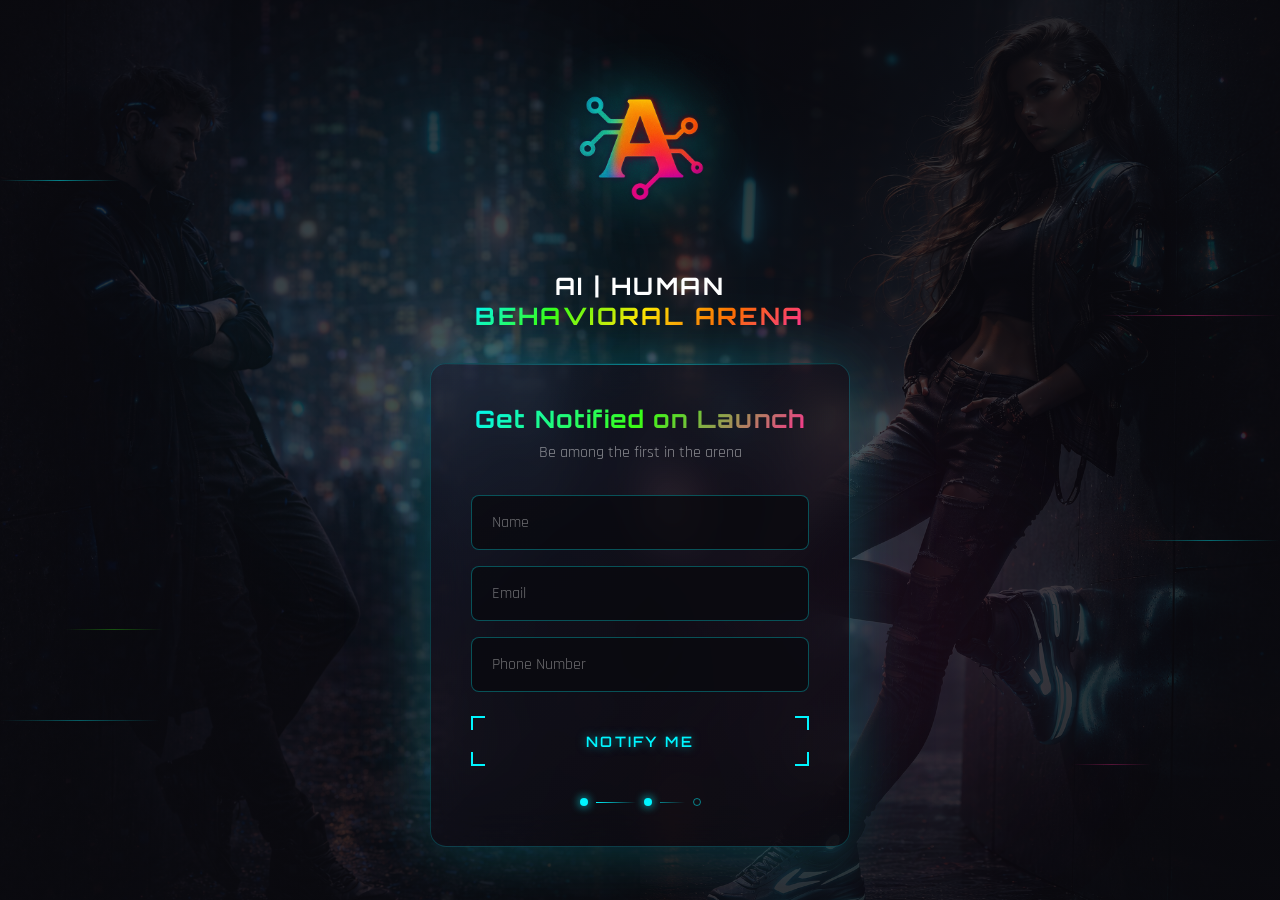
<file: index.html>
<!DOCTYPE html>
<html lang="en">
<head>
  <meta charset="UTF-8" />
  <meta name="viewport" content="width=device-width, initial-scale=1.0" />
  <title>AIORI | AI vs Human Behavioral Arena</title>
  <link rel="icon" href="Resources/aiori-logo-v2.png" type="image/png">
  <link rel="preconnect" href="https://fonts.googleapis.com">
  <link rel="preconnect" href="https://fonts.gstatic.com" crossorigin>
  <link href="https://fonts.googleapis.com/css2?family=Orbitron:wght@400;500;600;700;800;900&family=Rajdhani:wght@300;400;500;600;700&display=swap" rel="stylesheet">
  <link rel="stylesheet" href="styles.css">
</head>
<body>
  <!-- Background images -->
  <div class="bg-left"></div>
  <div class="bg-right"></div>
  <div class="bg-overlay"></div>

  <!-- Ambient glow effects -->
  <div class="glow glow-cyan"></div>
  <div class="glow glow-pink"></div>

  <!-- Circuit decoration lines -->
  <div class="circuit-line line-1"></div>
  <div class="circuit-line line-2"></div>
  <div class="circuit-line line-3"></div>
  <div class="circuit-line line-4"></div>
  <div class="circuit-line line-5"></div>
  <div class="circuit-line line-6"></div>

  <!-- Main content -->
  <div class="container">
    <!-- Logo -->
    <div class="logo-wrapper">
      <img src="Resources/aiori-logo-v2.png" alt="AIORI Logo" class="logo">
    </div>

    <!-- Subheader -->
    <h1 class="subheader">AI | HUMAN <span>BEHAVIORAL ARENA</span></h1>

    <!-- Form container -->
    <div id="form-container" class="form-card">
      <h2>Get Notified on Launch</h2>
      <p class="subtitle">Be among the first in the arena</p>

      <form id="notify-form">
        <div class="input-group">
          <input type="text" name="name" placeholder="Name" required class="input-neon">
          <div class="input-glow"></div>
        </div>
        <div class="input-group">
          <input type="email" name="email" placeholder="Email" required class="input-neon">
          <div class="input-glow"></div>
        </div>
        <div class="input-group">
          <input type="tel" name="phone" placeholder="Phone Number" required class="input-neon">
          <div class="input-glow"></div>
        </div>
        <button type="submit" class="btn-neon">
          <span class="btn-corners"></span>
          Notify Me
        </button>
      </form>

      <!-- Decorative nodes -->
      <div class="node-decoration">
        <span class="node-dot"></span>
        <span class="node-line"></span>
        <span class="node-dot"></span>
        <span class="node-line short"></span>
        <span class="node-ring"></span>
      </div>
    </div>

    <!-- Success message -->
    <div id="success-message" class="form-card hidden">
      <div class="success-icon">
        <svg viewBox="0 0 24 24" fill="none" stroke="currentColor" stroke-width="2">
          <path d="M20 6L9 17l-5-5" stroke-linecap="round" stroke-linejoin="round"/>
        </svg>
      </div>
      <h2>You're on the list!</h2>
      <p class="subtitle">We'll notify you when AIORI launches!</p>

      <!-- Decorative nodes -->
      <div class="node-decoration">
        <span class="node-dot"></span>
        <span class="node-line"></span>
        <span class="node-dot"></span>
        <span class="node-line short"></span>
        <span class="node-ring"></span>
      </div>
    </div>
  </div>

<script>
  document.addEventListener('DOMContentLoaded', () => {
    const formContainer = document.getElementById('form-container');
    const form = document.getElementById('notify-form');
    const successMessage = document.getElementById('success-message');

    form.addEventListener('submit', async e => {
      e.preventDefault();

      const payload = {
        name: form.name.value.trim() || null,
        email: form.email.value.trim(),
        phone: form.phone.value.trim() || null
      };

      try {
        const res = await fetch('https://aiori-api-465948962485.us-central1.run.app/api/aiori/inquiry-request', {
          method: 'POST',
          headers: { 'Content-Type': 'application/json' },
          body: JSON.stringify(payload)
        });

        if (res.status === 201) {
          formContainer.classList.add('hidden');
          successMessage.classList.remove('hidden');
        } else {
          console.error('Server error:', await res.text());
          alert('Oops—something went wrong.');
        }
      } catch (err) {
        console.error('Network error:', err);
        alert('Network error. Please try again.');
      }
    });
  });
</script>
</body>
</html>
</file>
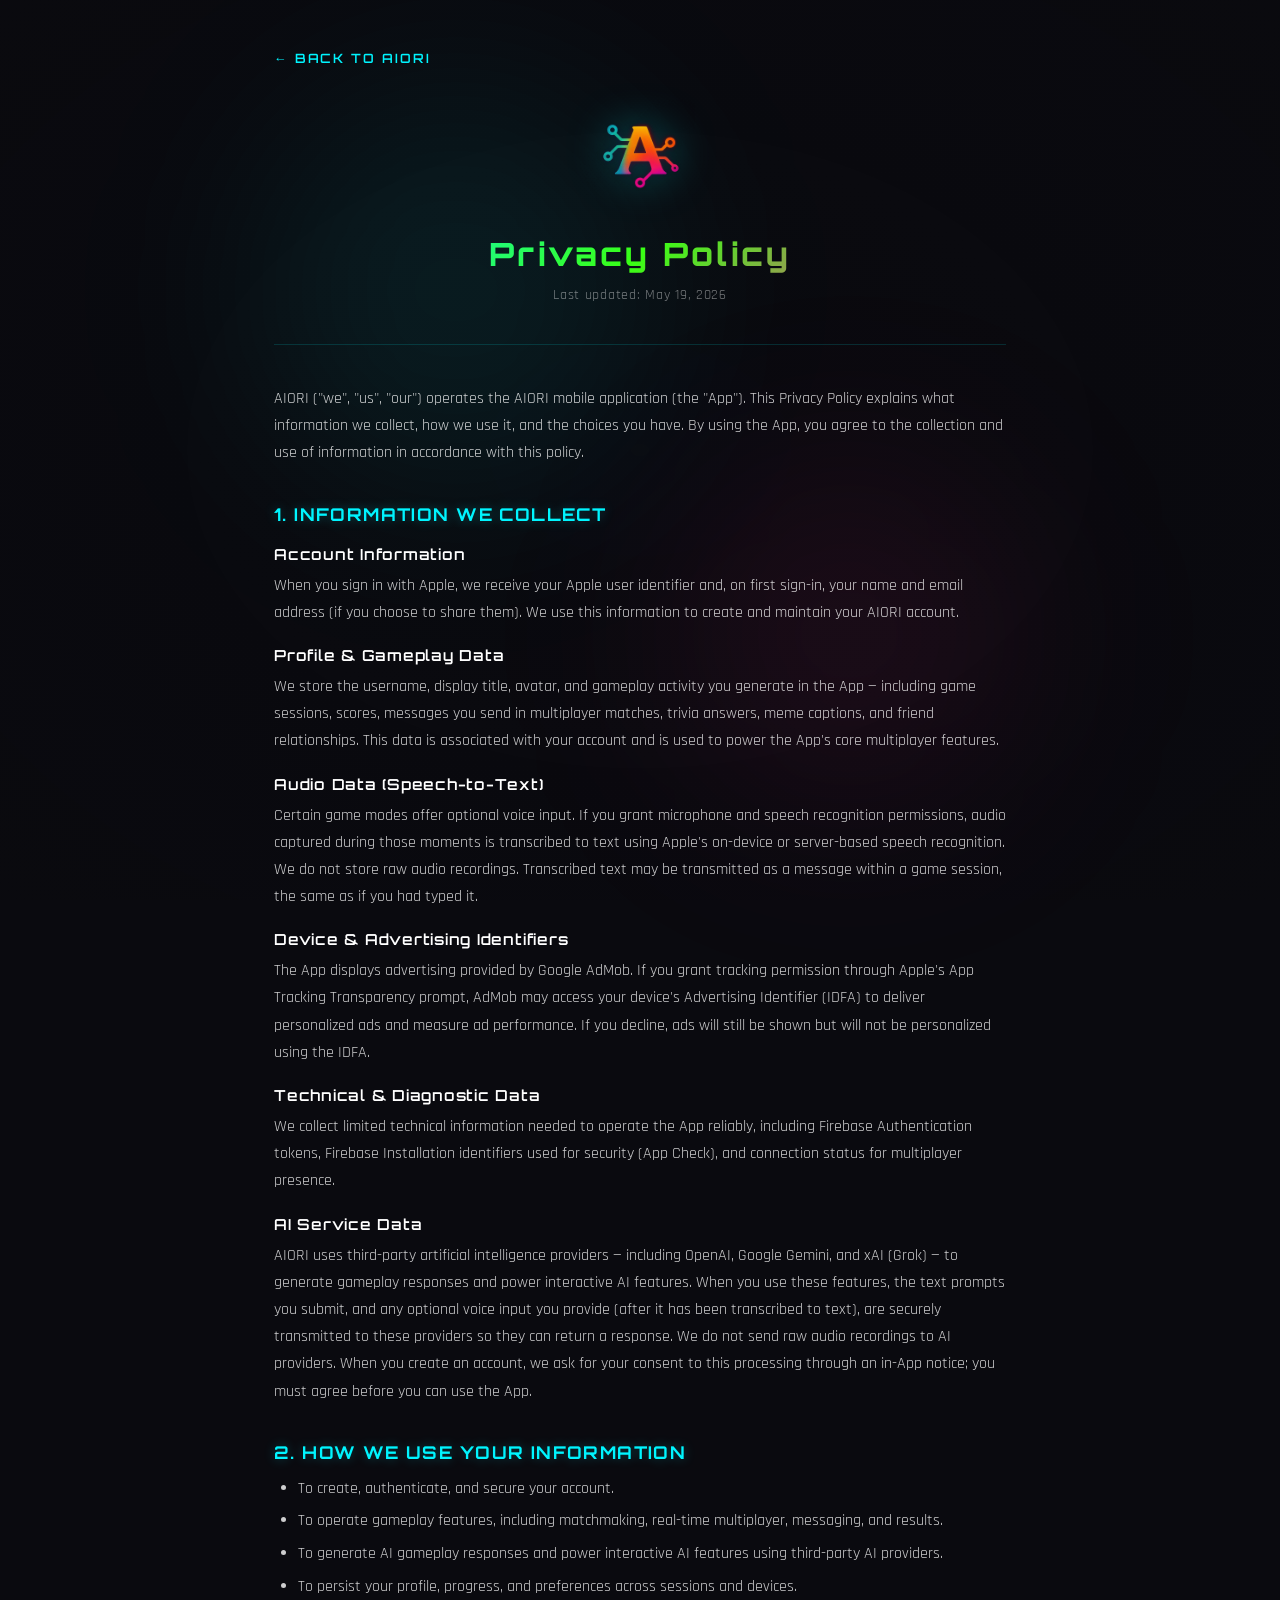
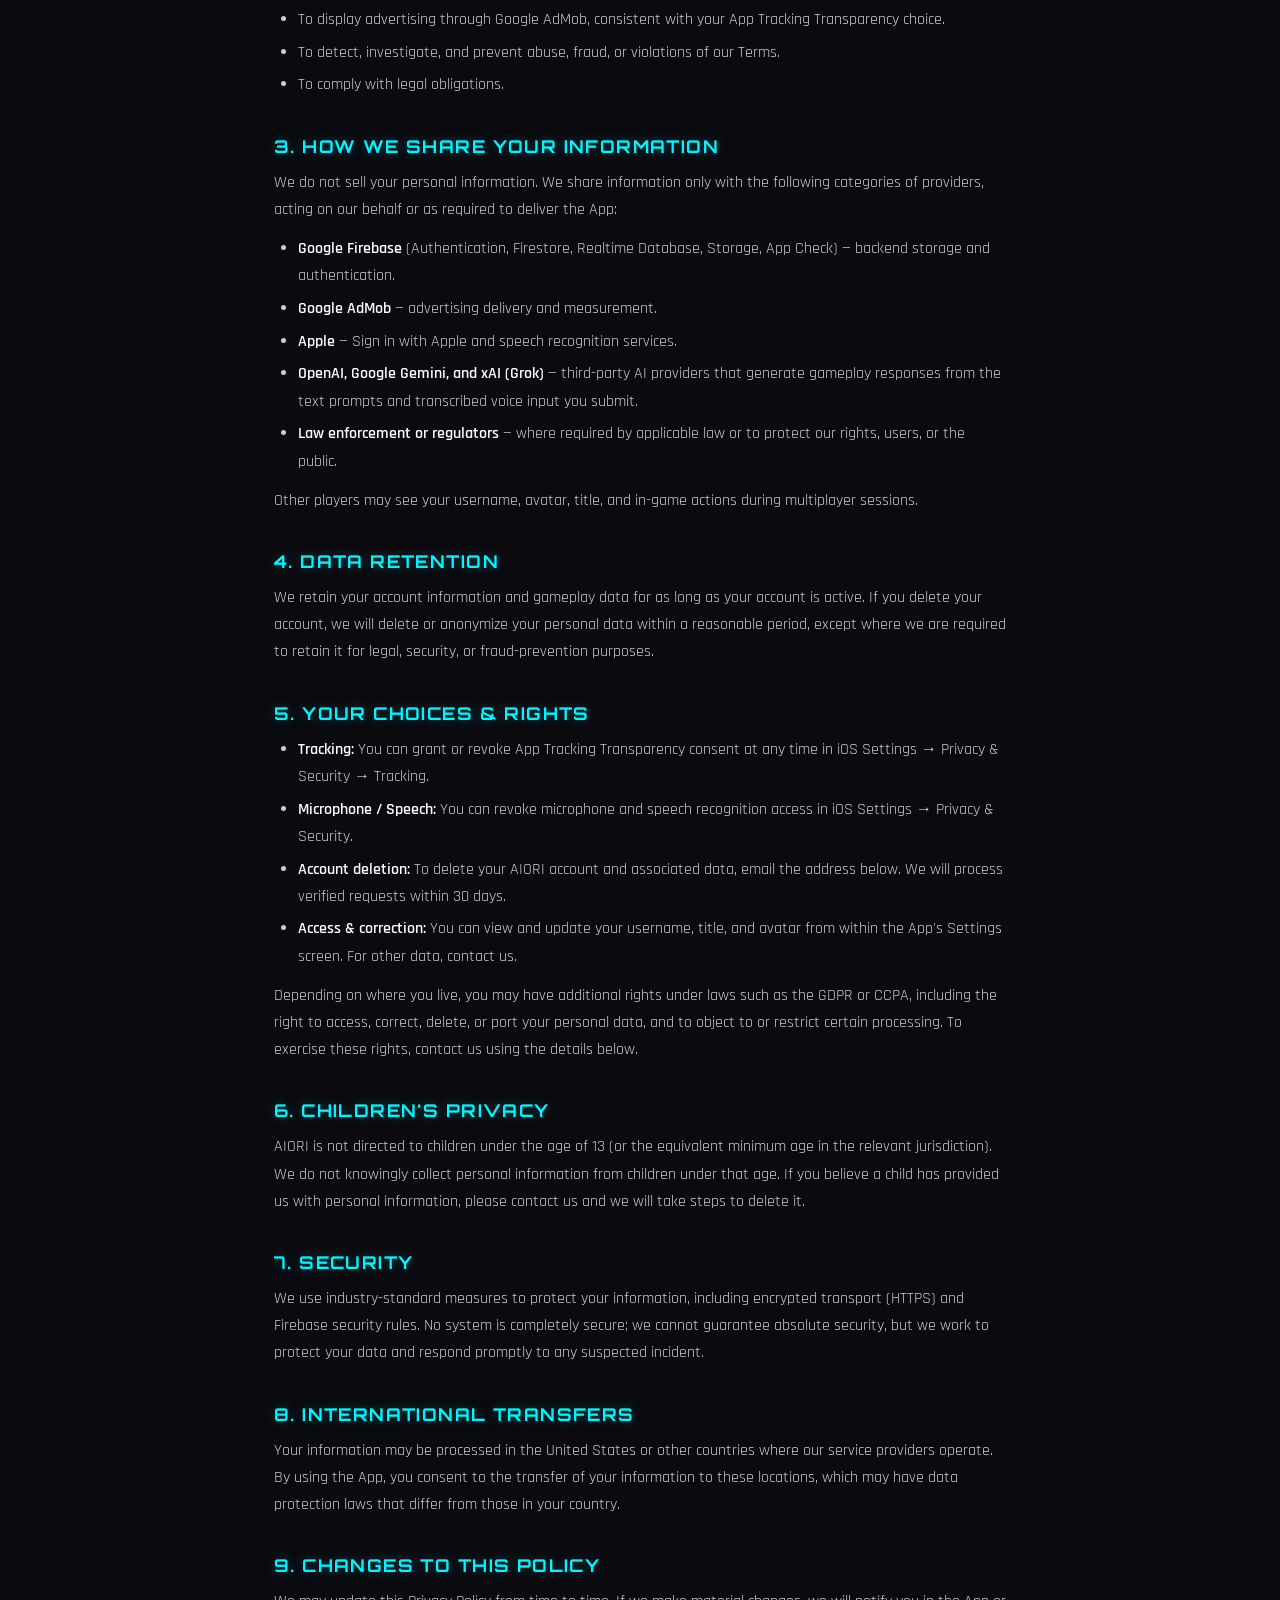
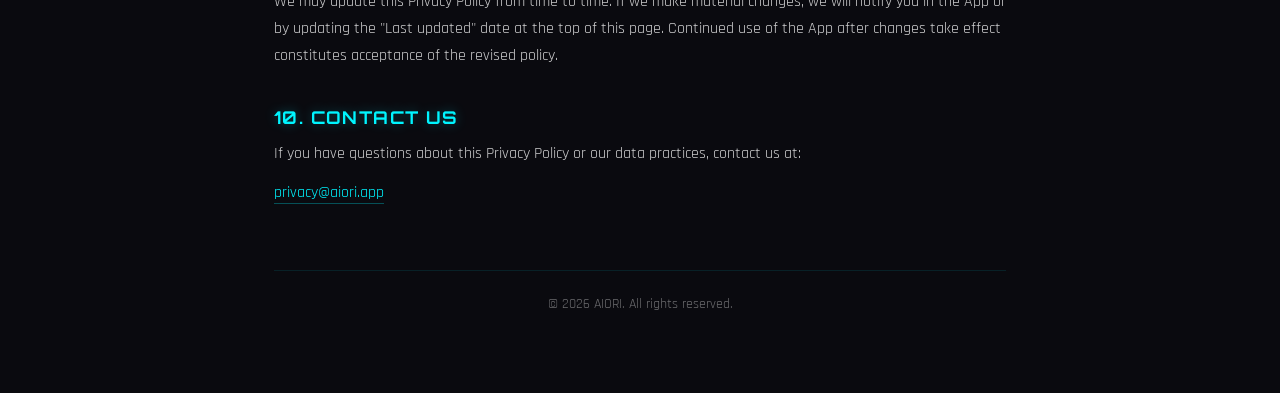
<file: privacy.html>
<!DOCTYPE html>
<html lang="en">
<head>
  <meta charset="UTF-8" />
  <meta name="viewport" content="width=device-width, initial-scale=1.0" />
  <title>AIORI | Privacy Policy</title>
  <link rel="icon" href="Resources/aiori-logo-v2.png" type="image/png">
  <link rel="preconnect" href="https://fonts.googleapis.com">
  <link rel="preconnect" href="https://fonts.gstatic.com" crossorigin>
  <link href="https://fonts.googleapis.com/css2?family=Orbitron:wght@400;500;600;700;800;900&family=Rajdhani:wght@300;400;500;600;700&display=swap" rel="stylesheet">
  <link rel="stylesheet" href="styles.css">
  <link rel="stylesheet" href="legal.css">
</head>
<body class="legal-body">
  <div class="bg-overlay"></div>
  <div class="glow glow-cyan"></div>
  <div class="glow glow-pink"></div>

  <main class="legal-container">
    <a href="index.html" class="legal-back">&larr; Back to AIORI</a>

    <header class="legal-header">
      <img src="Resources/aiori-logo-v2.png" alt="AIORI" class="legal-logo">
      <h1>Privacy Policy</h1>
      <p class="legal-meta">Last updated: May 19, 2026</p>
    </header>

    <section class="legal-section">
      <p>
        AIORI ("we", "us", "our") operates the AIORI mobile application
        (the "App"). This Privacy Policy explains what information we collect,
        how we use it, and the choices you have. By using the App, you agree
        to the collection and use of information in accordance with this
        policy.
      </p>
    </section>

    <section class="legal-section">
      <h2>1. Information We Collect</h2>

      <h3>Account Information</h3>
      <p>
        When you sign in with Apple, we receive your Apple user identifier and,
        on first sign-in, your name and email address (if you choose to share
        them). We use this information to create and maintain your AIORI
        account.
      </p>

      <h3>Profile &amp; Gameplay Data</h3>
      <p>
        We store the username, display title, avatar, and gameplay activity
        you generate in the App — including game sessions, scores, messages
        you send in multiplayer matches, trivia answers, meme captions, and
        friend relationships. This data is associated with your account and
        is used to power the App's core multiplayer features.
      </p>

      <h3>Audio Data (Speech-to-Text)</h3>
      <p>
        Certain game modes offer optional voice input. If you grant microphone
        and speech recognition permissions, audio captured during those moments
        is transcribed to text using Apple's on-device or server-based speech
        recognition. We do not store raw audio recordings. Transcribed text
        may be transmitted as a message within a game session, the same as if
        you had typed it.
      </p>

      <h3>Device &amp; Advertising Identifiers</h3>
      <p>
        The App displays advertising provided by Google AdMob. If you grant
        tracking permission through Apple's App Tracking Transparency prompt,
        AdMob may access your device's Advertising Identifier (IDFA) to deliver
        personalized ads and measure ad performance. If you decline, ads will
        still be shown but will not be personalized using the IDFA.
      </p>

      <h3>Technical &amp; Diagnostic Data</h3>
      <p>
        We collect limited technical information needed to operate the App
        reliably, including Firebase Authentication tokens, Firebase
        Installation identifiers used for security (App Check), and connection
        status for multiplayer presence.
      </p>

      <h3>AI Service Data</h3>
      <p>
        AIORI uses third-party artificial intelligence providers — including
        OpenAI, Google Gemini, and xAI (Grok) — to generate gameplay
        responses and power interactive AI features. When you use these
        features, the text prompts you submit, and any optional voice input
        you provide (after it has been transcribed to text), are securely
        transmitted to these providers so they can return a response. We do
        not send raw audio recordings to AI providers. When you create an
        account, we ask for your consent to this processing through an in-App
        notice; you must agree before you can use the App.
      </p>
    </section>

    <section class="legal-section">
      <h2>2. How We Use Your Information</h2>
      <ul>
        <li>To create, authenticate, and secure your account.</li>
        <li>To operate gameplay features, including matchmaking, real-time multiplayer, messaging, and results.</li>
        <li>To generate AI gameplay responses and power interactive AI features using third-party AI providers.</li>
        <li>To persist your profile, progress, and preferences across sessions and devices.</li>
        <li>To display advertising through Google AdMob, consistent with your App Tracking Transparency choice.</li>
        <li>To detect, investigate, and prevent abuse, fraud, or violations of our Terms.</li>
        <li>To comply with legal obligations.</li>
      </ul>
    </section>

    <section class="legal-section">
      <h2>3. How We Share Your Information</h2>
      <p>We do not sell your personal information. We share information only with the following categories of providers, acting on our behalf or as required to deliver the App:</p>
      <ul>
        <li><strong>Google Firebase</strong> (Authentication, Firestore, Realtime Database, Storage, App Check) — backend storage and authentication.</li>
        <li><strong>Google AdMob</strong> — advertising delivery and measurement.</li>
        <li><strong>Apple</strong> — Sign in with Apple and speech recognition services.</li>
        <li><strong>OpenAI, Google Gemini, and xAI (Grok)</strong> — third-party AI providers that generate gameplay responses from the text prompts and transcribed voice input you submit.</li>
        <li><strong>Law enforcement or regulators</strong> — where required by applicable law or to protect our rights, users, or the public.</li>
      </ul>
      <p>Other players may see your username, avatar, title, and in-game actions during multiplayer sessions.</p>
    </section>

    <section class="legal-section">
      <h2>4. Data Retention</h2>
      <p>
        We retain your account information and gameplay data for as long as
        your account is active. If you delete your account, we will delete or
        anonymize your personal data within a reasonable period, except where
        we are required to retain it for legal, security, or fraud-prevention
        purposes.
      </p>
    </section>

    <section class="legal-section">
      <h2>5. Your Choices &amp; Rights</h2>
      <ul>
        <li><strong>Tracking:</strong> You can grant or revoke App Tracking Transparency consent at any time in iOS Settings &rarr; Privacy &amp; Security &rarr; Tracking.</li>
        <li><strong>Microphone / Speech:</strong> You can revoke microphone and speech recognition access in iOS Settings &rarr; Privacy &amp; Security.</li>
        <li><strong>Account deletion:</strong> To delete your AIORI account and associated data, email the address below. We will process verified requests within 30 days.</li>
        <li><strong>Access &amp; correction:</strong> You can view and update your username, title, and avatar from within the App's Settings screen. For other data, contact us.</li>
      </ul>
      <p>
        Depending on where you live, you may have additional rights under laws
        such as the GDPR or CCPA, including the right to access, correct,
        delete, or port your personal data, and to object to or restrict
        certain processing. To exercise these rights, contact us using the
        details below.
      </p>
    </section>

    <section class="legal-section">
      <h2>6. Children's Privacy</h2>
      <p>
        AIORI is not directed to children under the age of 13 (or the
        equivalent minimum age in the relevant jurisdiction). We do not
        knowingly collect personal information from children under that age.
        If you believe a child has provided us with personal information,
        please contact us and we will take steps to delete it.
      </p>
    </section>

    <section class="legal-section">
      <h2>7. Security</h2>
      <p>
        We use industry-standard measures to protect your information,
        including encrypted transport (HTTPS) and Firebase security rules. No
        system is completely secure; we cannot guarantee absolute security,
        but we work to protect your data and respond promptly to any
        suspected incident.
      </p>
    </section>

    <section class="legal-section">
      <h2>8. International Transfers</h2>
      <p>
        Your information may be processed in the United States or other
        countries where our service providers operate. By using the App, you
        consent to the transfer of your information to these locations, which
        may have data protection laws that differ from those in your country.
      </p>
    </section>

    <section class="legal-section">
      <h2>9. Changes to This Policy</h2>
      <p>
        We may update this Privacy Policy from time to time. If we make
        material changes, we will notify you in the App or by updating the
        "Last updated" date at the top of this page. Continued use of the App
        after changes take effect constitutes acceptance of the revised
        policy.
      </p>
    </section>

    <section class="legal-section">
      <h2>10. Contact Us</h2>
      <p>
        If you have questions about this Privacy Policy or our data practices,
        contact us at:
      </p>
      <p><a href="mailto:privacy@aiori.app" class="legal-link">privacy@aiori.app</a></p>
    </section>

    <footer class="legal-footer">
      <p>&copy; 2026 AIORI. All rights reserved.</p>
    </footer>
  </main>
</body>
</html>
</file>
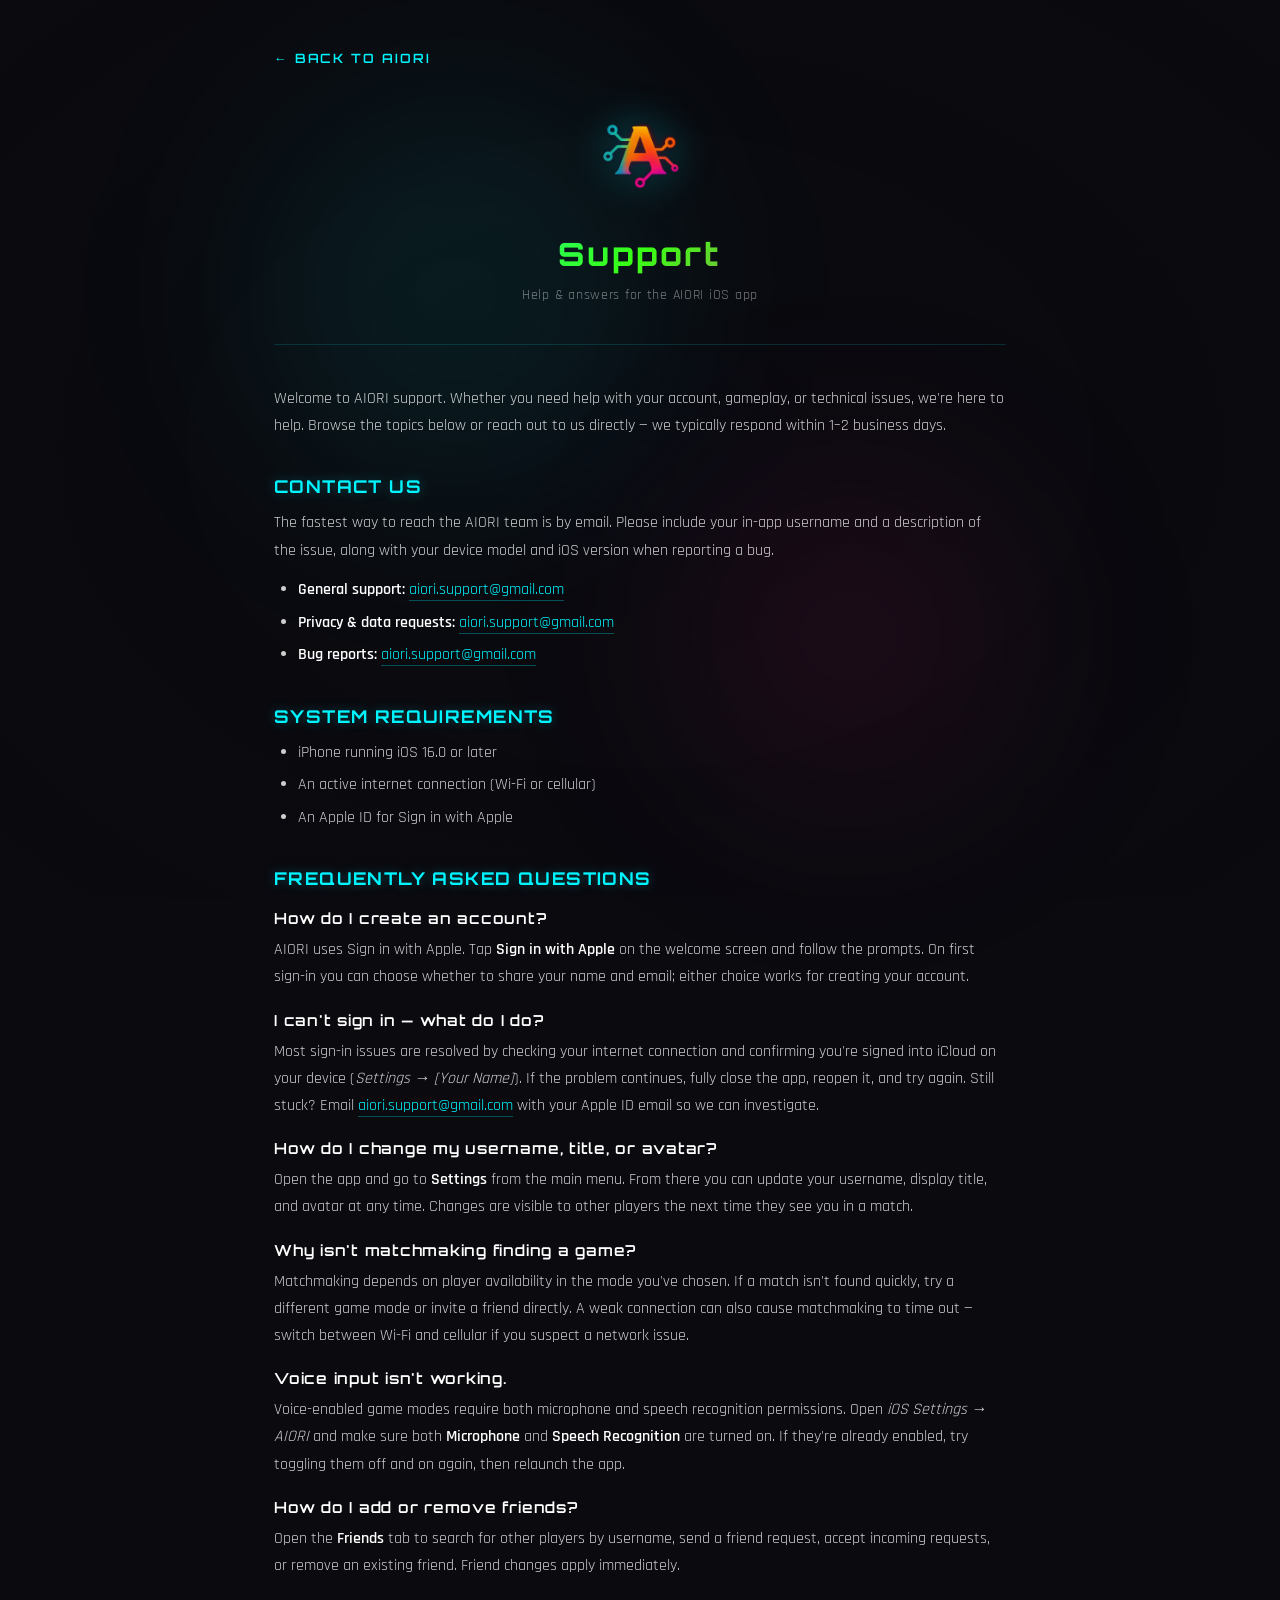
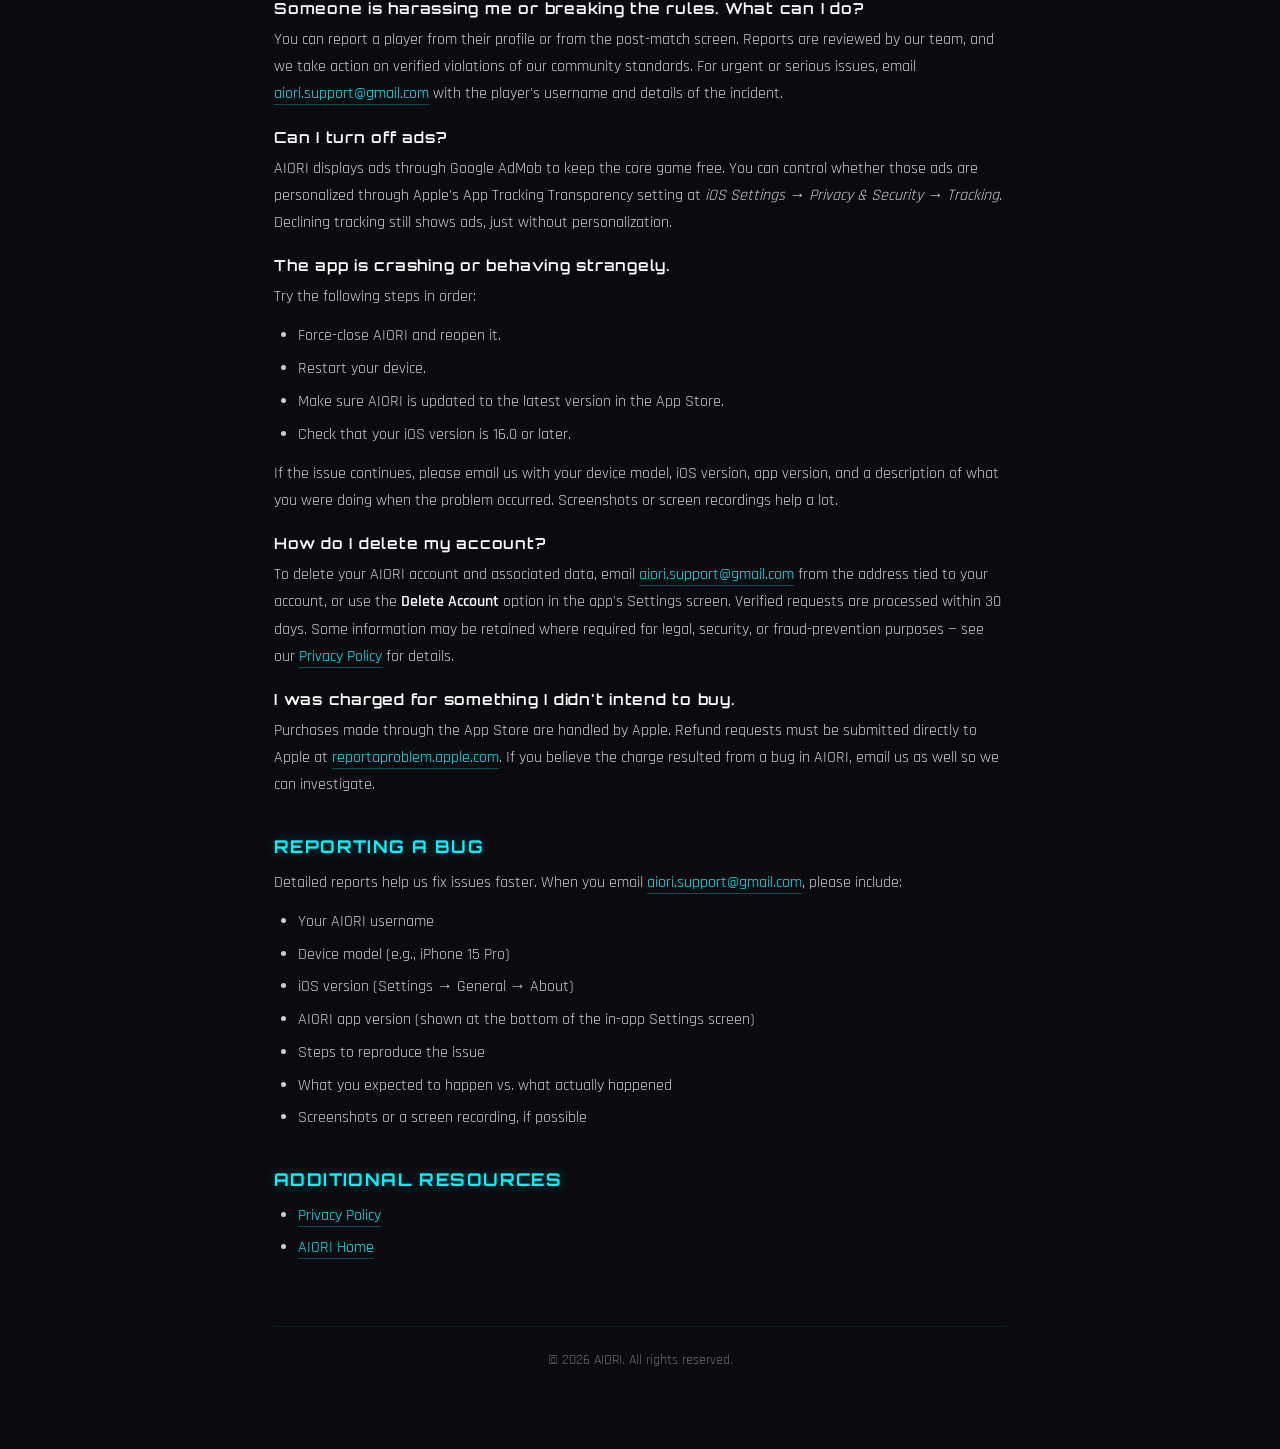
<file: support.html>
<!DOCTYPE html>
<html lang="en">
<head>
  <meta charset="UTF-8" />
  <meta name="viewport" content="width=device-width, initial-scale=1.0" />
  <title>AIORI | Support</title>
  <link rel="icon" href="Resources/aiori-logo-v2.png" type="image/png">
  <link rel="preconnect" href="https://fonts.googleapis.com">
  <link rel="preconnect" href="https://fonts.gstatic.com" crossorigin>
  <link href="https://fonts.googleapis.com/css2?family=Orbitron:wght@400;500;600;700;800;900&family=Rajdhani:wght@300;400;500;600;700&display=swap" rel="stylesheet">
  <link rel="stylesheet" href="styles.css">
  <link rel="stylesheet" href="legal.css">
</head>
<body class="legal-body">
  <div class="bg-overlay"></div>
  <div class="glow glow-cyan"></div>
  <div class="glow glow-pink"></div>

  <main class="legal-container">
    <a href="index.html" class="legal-back">&larr; Back to AIORI</a>

    <header class="legal-header">
      <img src="Resources/aiori-logo-v2.png" alt="AIORI" class="legal-logo">
      <h1>Support</h1>
      <p class="legal-meta">Help &amp; answers for the AIORI iOS app</p>
    </header>

    <section class="legal-section">
      <p>
        Welcome to AIORI support. Whether you need help with your account,
        gameplay, or technical issues, we're here to help. Browse the topics
        below or reach out to us directly &mdash; we typically respond within
        1&ndash;2 business days.
      </p>
    </section>

    <section class="legal-section">
      <h2>Contact Us</h2>
      <p>
        The fastest way to reach the AIORI team is by email. Please include
        your in-app username and a description of the issue, along with your
        device model and iOS version when reporting a bug.
      </p>
      <ul>
        <li><strong>General support:</strong> <a href="mailto:aiori.support@gmail.com" class="legal-link">aiori.support@gmail.com</a></li>
        <li><strong>Privacy &amp; data requests:</strong> <a href="mailto:aiori.support@gmail.com" class="legal-link">aiori.support@gmail.com</a></li>
        <li><strong>Bug reports:</strong> <a href="mailto:aiori.support@gmail.com?subject=AIORI%20Bug%20Report" class="legal-link">aiori.support@gmail.com</a></li>
      </ul>
    </section>

    <section class="legal-section">
      <h2>System Requirements</h2>
      <ul>
        <li>iPhone running iOS 16.0 or later</li>
        <li>An active internet connection (Wi-Fi or cellular)</li>
        <li>An Apple ID for Sign in with Apple</li>
      </ul>
    </section>

    <section class="legal-section">
      <h2>Frequently Asked Questions</h2>

      <h3>How do I create an account?</h3>
      <p>
        AIORI uses Sign in with Apple. Tap <strong>Sign in with Apple</strong>
        on the welcome screen and follow the prompts. On first sign-in you can
        choose whether to share your name and email; either choice works for
        creating your account.
      </p>

      <h3>I can't sign in &mdash; what do I do?</h3>
      <p>
        Most sign-in issues are resolved by checking your internet connection
        and confirming you're signed into iCloud on your device
        (<em>Settings &rarr; [Your Name]</em>). If the problem continues, fully
        close the app, reopen it, and try again. Still stuck? Email
        <a href="mailto:aiori.support@gmail.com" class="legal-link">aiori.support@gmail.com</a>
        with your Apple ID email so we can investigate.
      </p>

      <h3>How do I change my username, title, or avatar?</h3>
      <p>
        Open the app and go to <strong>Settings</strong> from the main menu.
        From there you can update your username, display title, and avatar at
        any time. Changes are visible to other players the next time they see
        you in a match.
      </p>

      <h3>Why isn't matchmaking finding a game?</h3>
      <p>
        Matchmaking depends on player availability in the mode you've chosen.
        If a match isn't found quickly, try a different game mode or invite a
        friend directly. A weak connection can also cause matchmaking to time
        out &mdash; switch between Wi-Fi and cellular if you suspect a
        network issue.
      </p>

      <h3>Voice input isn't working.</h3>
      <p>
        Voice-enabled game modes require both microphone and speech recognition
        permissions. Open <em>iOS Settings &rarr; AIORI</em> and make sure both
        <strong>Microphone</strong> and <strong>Speech Recognition</strong> are
        turned on. If they're already enabled, try toggling them off and on
        again, then relaunch the app.
      </p>

      <h3>How do I add or remove friends?</h3>
      <p>
        Open the <strong>Friends</strong> tab to search for other players by
        username, send a friend request, accept incoming requests, or remove
        an existing friend. Friend changes apply immediately.
      </p>

      <h3>Someone is harassing me or breaking the rules. What can I do?</h3>
      <p>
        You can report a player from their profile or from the post-match
        screen. Reports are reviewed by our team, and we take action on
        verified violations of our community standards. For urgent or serious
        issues, email
        <a href="mailto:aiori.support@gmail.com" class="legal-link">aiori.support@gmail.com</a>
        with the player's username and details of the incident.
      </p>

      <h3>Can I turn off ads?</h3>
      <p>
        AIORI displays ads through Google AdMob to keep the core game free.
        You can control whether those ads are personalized through Apple's
        App Tracking Transparency setting at
        <em>iOS Settings &rarr; Privacy &amp; Security &rarr; Tracking</em>.
        Declining tracking still shows ads, just without personalization.
      </p>

      <h3>The app is crashing or behaving strangely.</h3>
      <p>
        Try the following steps in order:
      </p>
      <ul>
        <li>Force-close AIORI and reopen it.</li>
        <li>Restart your device.</li>
        <li>Make sure AIORI is updated to the latest version in the App Store.</li>
        <li>Check that your iOS version is 16.0 or later.</li>
      </ul>
      <p>
        If the issue continues, please email us with your device model, iOS
        version, app version, and a description of what you were doing when
        the problem occurred. Screenshots or screen recordings help a lot.
      </p>

      <h3>How do I delete my account?</h3>
      <p>
        To delete your AIORI account and associated data, email
        <a href="mailto:aiori.support@gmail.com" class="legal-link">aiori.support@gmail.com</a>
        from the address tied to your account, or use the <strong>Delete
        Account</strong> option in the app's Settings screen. Verified
        requests are processed within 30 days. Some information may be
        retained where required for legal, security, or fraud-prevention
        purposes &mdash; see our
        <a href="privacy.html" class="legal-link">Privacy Policy</a> for
        details.
      </p>

      <h3>I was charged for something I didn't intend to buy.</h3>
      <p>
        Purchases made through the App Store are handled by Apple. Refund
        requests must be submitted directly to Apple at
        <a href="https://reportaproblem.apple.com" class="legal-link" target="_blank" rel="noopener">reportaproblem.apple.com</a>.
        If you believe the charge resulted from a bug in AIORI, email us as
        well so we can investigate.
      </p>
    </section>

    <section class="legal-section">
      <h2>Reporting a Bug</h2>
      <p>
        Detailed reports help us fix issues faster. When you email
        <a href="mailto:aiori.support@gmail.com" class="legal-link">aiori.support@gmail.com</a>,
        please include:
      </p>
      <ul>
        <li>Your AIORI username</li>
        <li>Device model (e.g., iPhone 15 Pro)</li>
        <li>iOS version (Settings &rarr; General &rarr; About)</li>
        <li>AIORI app version (shown at the bottom of the in-app Settings screen)</li>
        <li>Steps to reproduce the issue</li>
        <li>What you expected to happen vs. what actually happened</li>
        <li>Screenshots or a screen recording, if possible</li>
      </ul>
    </section>

    <section class="legal-section">
      <h2>Additional Resources</h2>
      <ul>
        <li><a href="privacy.html" class="legal-link">Privacy Policy</a></li>
        <li><a href="index.html" class="legal-link">AIORI Home</a></li>
      </ul>
    </section>

    <footer class="legal-footer">
      <p>&copy; 2026 AIORI. All rights reserved.</p>
    </footer>
  </main>
</body>
</html>
</file>
<file: styles.css>
/* AIORI Cyberpunk Neon Theme */

:root {
  /* Neon Colors */
  --neon-pink: #FF2D92;
  --neon-cyan: #00F5FF;
  --neon-yellow: #FFE500;
  --neon-green: #39FF14;
  --neon-orange: #FF6B00;

  /* Background Colors */
  --void: #0A0A0F;
  --void-lighter: #0F0F18;

  /* Typography */
  --font-display: 'Orbitron', sans-serif;
  --font-body: 'Rajdhani', sans-serif;
}

* {
  margin: 0;
  padding: 0;
  box-sizing: border-box;
}

html, body {
  height: 100%;
  overflow: hidden;
}

body {
  font-family: var(--font-body);
  background-color: var(--void);
  color: #ffffff;
}

/* Background Images */
.bg-left {
  position: fixed;
  top: 0;
  left: 0;
  width: 50%;
  height: 100%;
  background-image: url('Resources/left-bg.png');
  background-size: cover;
  background-position: top center;
  z-index: 0;
}

.bg-right {
  position: fixed;
  top: 0;
  right: 0;
  width: 50%;
  height: 100%;
  background-image: url('Resources/right-bg.png');
  background-size: cover;
  background-position: top center;
  z-index: 0;
}

.bg-overlay {
  position: fixed;
  inset: 0;
  background: radial-gradient(ellipse at center, rgba(10, 10, 15, 0.7) 0%, rgba(10, 10, 15, 0.9) 100%);
  z-index: 1;
}

/* Ambient Glow Effects */
.glow {
  position: fixed;
  border-radius: 50%;
  filter: blur(100px);
  pointer-events: none;
  z-index: 2;
}

.glow-cyan {
  top: 10%;
  left: 20%;
  width: 400px;
  height: 400px;
  background: rgba(0, 245, 255, 0.08);
}

.glow-pink {
  bottom: 10%;
  right: 20%;
  width: 350px;
  height: 350px;
  background: rgba(255, 45, 146, 0.08);
}

/* Circuit Decoration Lines */
.circuit-line {
  position: fixed;
  height: 1px;
  pointer-events: none;
  z-index: 3;
}

.line-1 {
  top: 20%;
  left: 0;
  width: 120px;
  background: linear-gradient(90deg, transparent, var(--neon-cyan), transparent);
  opacity: 0.5;
}

.line-2 {
  top: 35%;
  right: 0;
  width: 180px;
  background: linear-gradient(90deg, transparent, var(--neon-pink), transparent);
  opacity: 0.4;
}

.line-3 {
  bottom: 30%;
  left: 5%;
  width: 100px;
  background: linear-gradient(90deg, transparent, var(--neon-green), transparent);
  opacity: 0.3;
}

.line-4 {
  top: 60%;
  right: 0;
  width: 140px;
  background: linear-gradient(90deg, transparent, var(--neon-cyan), transparent);
  opacity: 0.4;
}

.line-5 {
  bottom: 15%;
  right: 10%;
  width: 80px;
  background: linear-gradient(90deg, transparent, var(--neon-pink), transparent);
  opacity: 0.3;
}

.line-6 {
  top: 80%;
  left: 0;
  width: 160px;
  background: linear-gradient(90deg, transparent, var(--neon-cyan), transparent);
  opacity: 0.35;
}

/* Main Container */
.container {
  position: relative;
  z-index: 10;
  display: flex;
  flex-direction: column;
  align-items: center;
  justify-content: center;
  min-height: 100vh;
  padding: 2rem;
}

/* Logo */
.logo-wrapper {
  margin-bottom: 2rem;
  animation: float 6s ease-in-out infinite;
}

.logo {
  width: 180px;
  height: auto;
  filter: drop-shadow(0 0 30px rgba(0, 245, 255, 0.4));
  animation: glow-pulse 3s ease-in-out infinite;
}

/* Subheader */
.subheader {
  font-family: var(--font-display);
  font-size: 1.5rem;
  font-weight: 700;
  letter-spacing: 0.1em;
  text-align: center;
  margin-bottom: 2rem;
  color: #ffffff;
}

.subheader span {
  display: block;
  background: linear-gradient(135deg, #00F5FF 0%, #39FF14 25%, #FFE500 50%, #FF6B00 75%, #FF2D92 100%);
  -webkit-background-clip: text;
  -webkit-text-fill-color: transparent;
  background-clip: text;
}

/* Form Card */
.form-card {
  background: linear-gradient(135deg, rgba(26, 26, 46, 0.4) 0%, rgba(10, 10, 15, 0.6) 100%);
  border: 1px solid rgba(0, 245, 255, 0.2);
  border-radius: 16px;
  padding: 2.5rem;
  width: 100%;
  max-width: 420px;
  backdrop-filter: blur(20px);
  position: relative;
  overflow: hidden;
  box-shadow: 0 0 60px rgba(0, 245, 255, 0.15), 0 0 100px rgba(0, 245, 255, 0.1);
}

.form-card::before {
  content: '';
  position: absolute;
  top: 0;
  left: 0;
  right: 0;
  height: 1px;
  background: linear-gradient(90deg, transparent, var(--neon-cyan), transparent);
  opacity: 0.5;
}

.form-card h2 {
  font-family: var(--font-display);
  font-size: 1.5rem;
  font-weight: 700;
  text-align: center;
  margin-bottom: 0.5rem;
  letter-spacing: 0.05em;
  background: linear-gradient(135deg, #00F5FF 0%, #39FF14 50%, #FF2D92 100%);
  -webkit-background-clip: text;
  -webkit-text-fill-color: transparent;
  background-clip: text;
}

.subtitle {
  font-family: var(--font-body);
  font-size: 1rem;
  color: rgba(255, 255, 255, 0.5);
  text-align: center;
  margin-bottom: 2rem;
}

/* Form Styles */
form {
  display: flex;
  flex-direction: column;
  gap: 1rem;
}

.input-group {
  position: relative;
}

.input-neon {
  width: 100%;
  background: rgba(10, 10, 15, 0.8);
  border: 1px solid rgba(0, 245, 255, 0.3);
  border-radius: 8px;
  padding: 1rem 1.25rem;
  font-family: var(--font-body);
  font-size: 1rem;
  font-weight: 500;
  color: #ffffff;
  transition: all 0.3s ease;
  outline: none;
}

.input-neon::placeholder {
  color: rgba(255, 255, 255, 0.4);
  font-weight: 400;
}

.input-neon:focus {
  border-color: var(--neon-cyan);
  box-shadow: 0 0 0 2px rgba(0, 245, 255, 0.1), 0 0 20px rgba(0, 245, 255, 0.15);
}

.input-neon:hover:not(:focus) {
  border-color: rgba(0, 245, 255, 0.5);
}

/* Neon Button */
.btn-neon {
  --btn-color: var(--neon-cyan);
  position: relative;
  width: 100%;
  padding: 1rem 2rem;
  margin-top: 0.5rem;
  font-family: var(--font-display);
  font-size: 0.9rem;
  font-weight: 600;
  text-transform: uppercase;
  letter-spacing: 0.15em;
  color: var(--neon-cyan);
  background: transparent;
  border: none;
  cursor: pointer;
  transition: all 0.3s ease;
  text-shadow: 0 0 10px rgba(0, 245, 255, 0.5);
}

.btn-neon::before,
.btn-neon::after {
  content: '';
  position: absolute;
  width: 12px;
  height: 12px;
  transition: all 0.3s ease;
}

.btn-neon::before {
  top: 0;
  left: 0;
  border-top: 2px solid var(--btn-color);
  border-left: 2px solid var(--btn-color);
}

.btn-neon::after {
  bottom: 0;
  right: 0;
  border-bottom: 2px solid var(--btn-color);
  border-right: 2px solid var(--btn-color);
}

.btn-corners::before,
.btn-corners::after {
  content: '';
  position: absolute;
  width: 12px;
  height: 12px;
  transition: all 0.3s ease;
}

.btn-corners::before {
  top: 0;
  right: 0;
  border-top: 2px solid var(--btn-color);
  border-right: 2px solid var(--btn-color);
}

.btn-corners::after {
  bottom: 0;
  left: 0;
  border-bottom: 2px solid var(--btn-color);
  border-left: 2px solid var(--btn-color);
}

.btn-neon:hover {
  background: rgba(0, 245, 255, 0.1);
  filter: drop-shadow(0 0 15px var(--neon-cyan));
}

.btn-neon:hover::before,
.btn-neon:hover::after,
.btn-neon:hover .btn-corners::before,
.btn-neon:hover .btn-corners::after {
  width: 16px;
  height: 16px;
}

.btn-neon:active {
  transform: scale(0.98);
}

/* Node Decoration */
.node-decoration {
  display: flex;
  align-items: center;
  justify-content: center;
  gap: 8px;
  margin-top: 2rem;
}

.node-dot {
  width: 8px;
  height: 8px;
  border-radius: 50%;
  background: var(--neon-cyan);
  box-shadow: 0 0 10px var(--neon-cyan);
  animation: pulse-neon 2s ease-in-out infinite;
}

.node-dot:nth-child(3) {
  animation-delay: 0.5s;
}

.node-line {
  width: 40px;
  height: 1px;
  background: linear-gradient(90deg, var(--neon-cyan), transparent);
}

.node-line.short {
  width: 25px;
  background: linear-gradient(90deg, rgba(0, 245, 255, 0.5), transparent);
}

.node-ring {
  width: 8px;
  height: 8px;
  border-radius: 50%;
  border: 1px solid rgba(0, 245, 255, 0.5);
}

/* Success Message */
.success-icon {
  width: 80px;
  height: 80px;
  margin: 0 auto 1.5rem;
  border-radius: 50%;
  background: rgba(57, 255, 20, 0.1);
  border: 2px solid var(--neon-green);
  display: flex;
  align-items: center;
  justify-content: center;
  box-shadow: 0 0 30px rgba(57, 255, 20, 0.3);
  animation: success-pulse 2s ease-in-out infinite;
}

.success-icon svg {
  width: 40px;
  height: 40px;
  color: var(--neon-green);
  filter: drop-shadow(0 0 10px var(--neon-green));
}

#success-message h2 {
  background: linear-gradient(135deg, #39FF14 0%, #00F5FF 100%);
  -webkit-background-clip: text;
  -webkit-text-fill-color: transparent;
  background-clip: text;
}

/* Hidden State */
.hidden {
  display: none !important;
}

/* Animations */
@keyframes float {
  0%, 100% {
    transform: translateY(0);
  }
  50% {
    transform: translateY(-10px);
  }
}

@keyframes glow-pulse {
  0%, 100% {
    filter: drop-shadow(0 0 20px rgba(0, 245, 255, 0.4));
  }
  50% {
    filter: drop-shadow(0 0 40px rgba(0, 245, 255, 0.7));
  }
}

@keyframes pulse-neon {
  0%, 100% {
    opacity: 1;
    transform: scale(1);
  }
  50% {
    opacity: 0.6;
    transform: scale(0.9);
  }
}

@keyframes success-pulse {
  0%, 100% {
    box-shadow: 0 0 20px rgba(57, 255, 20, 0.3);
  }
  50% {
    box-shadow: 0 0 40px rgba(57, 255, 20, 0.5);
  }
}

/* Selection */
::selection {
  background: rgba(0, 245, 255, 0.3);
  color: #ffffff;
}

/* Responsive */
@media (max-width: 768px) {
  .bg-left {
    display: none;
  }

  .bg-right {
    width: 100%;
  }

  .logo {
    width: 140px;
  }

  .form-card {
    padding: 2rem 1.5rem;
    margin: 0 1rem;
  }

  .form-card h2 {
    font-size: 1.25rem;
  }

  .glow-cyan, .glow-pink {
    width: 250px;
    height: 250px;
  }

  .circuit-line {
    display: none;
  }
}

@media (max-width: 480px) {
  .container {
    padding: 1rem;
  }

  .logo {
    width: 120px;
  }

  .form-card {
    padding: 1.5rem 1.25rem;
  }

  .btn-neon {
    padding: 0.875rem 1.5rem;
    font-size: 0.8rem;
  }
}
</file>
<file: legal.css>
/* AIORI Legal Pages (Privacy, Terms) */

html, body.legal-body {
  height: auto;
  overflow: auto;
}

body.legal-body {
  min-height: 100vh;
  background-color: var(--void);
  color: rgba(255, 255, 255, 0.85);
  font-family: var(--font-body);
}

.legal-container {
  position: relative;
  z-index: 10;
  max-width: 780px;
  margin: 0 auto;
  padding: 3rem 1.5rem 5rem;
}

.legal-back {
  display: inline-block;
  margin-bottom: 2rem;
  font-family: var(--font-display);
  font-size: 0.8rem;
  font-weight: 600;
  letter-spacing: 0.15em;
  text-transform: uppercase;
  color: var(--neon-cyan);
  text-decoration: none;
  transition: text-shadow 0.2s ease;
}

.legal-back:hover {
  text-shadow: 0 0 12px var(--neon-cyan);
}

.legal-header {
  text-align: center;
  padding-bottom: 2.5rem;
  margin-bottom: 2.5rem;
  border-bottom: 1px solid rgba(0, 245, 255, 0.15);
}

.legal-logo {
  width: 110px;
  height: auto;
  margin-bottom: 1.25rem;
  filter: drop-shadow(0 0 20px rgba(0, 245, 255, 0.3));
}

.legal-header h1 {
  font-family: var(--font-display);
  font-size: 2rem;
  font-weight: 800;
  letter-spacing: 0.1em;
  background: linear-gradient(135deg, #00F5FF 0%, #39FF14 50%, #FF2D92 100%);
  -webkit-background-clip: text;
  -webkit-text-fill-color: transparent;
  background-clip: text;
}

.legal-meta {
  margin-top: 0.75rem;
  font-size: 0.9rem;
  color: rgba(255, 255, 255, 0.45);
  letter-spacing: 0.05em;
}

.legal-section {
  margin-bottom: 2.25rem;
}

.legal-section h2 {
  font-family: var(--font-display);
  font-size: 1.1rem;
  font-weight: 700;
  letter-spacing: 0.08em;
  text-transform: uppercase;
  color: var(--neon-cyan);
  margin-bottom: 0.75rem;
  text-shadow: 0 0 12px rgba(0, 245, 255, 0.3);
}

.legal-section h3 {
  font-family: var(--font-display);
  font-size: 0.95rem;
  font-weight: 600;
  letter-spacing: 0.05em;
  color: #ffffff;
  margin-top: 1.25rem;
  margin-bottom: 0.5rem;
}

.legal-section p,
.legal-section li {
  font-size: 1rem;
  line-height: 1.7;
  color: rgba(255, 255, 255, 0.8);
  margin-bottom: 0.75rem;
}

.legal-section ul {
  padding-left: 1.5rem;
  margin-bottom: 0.75rem;
}

.legal-section li {
  margin-bottom: 0.35rem;
}

.legal-section strong {
  color: #ffffff;
  font-weight: 600;
}

.legal-link,
.legal-section a {
  color: var(--neon-cyan);
  text-decoration: none;
  border-bottom: 1px solid rgba(0, 245, 255, 0.3);
  transition: border-color 0.2s ease, text-shadow 0.2s ease;
}

.legal-link:hover,
.legal-section a:hover {
  border-bottom-color: var(--neon-cyan);
  text-shadow: 0 0 8px rgba(0, 245, 255, 0.5);
}

.legal-footer {
  margin-top: 4rem;
  padding-top: 1.5rem;
  border-top: 1px solid rgba(0, 245, 255, 0.1);
  text-align: center;
  font-size: 0.85rem;
  color: rgba(255, 255, 255, 0.4);
}

@media (max-width: 640px) {
  .legal-container {
    padding: 2rem 1.25rem 4rem;
  }

  .legal-header h1 {
    font-size: 1.6rem;
  }

  .legal-section h2 {
    font-size: 1rem;
  }
}
</file>
